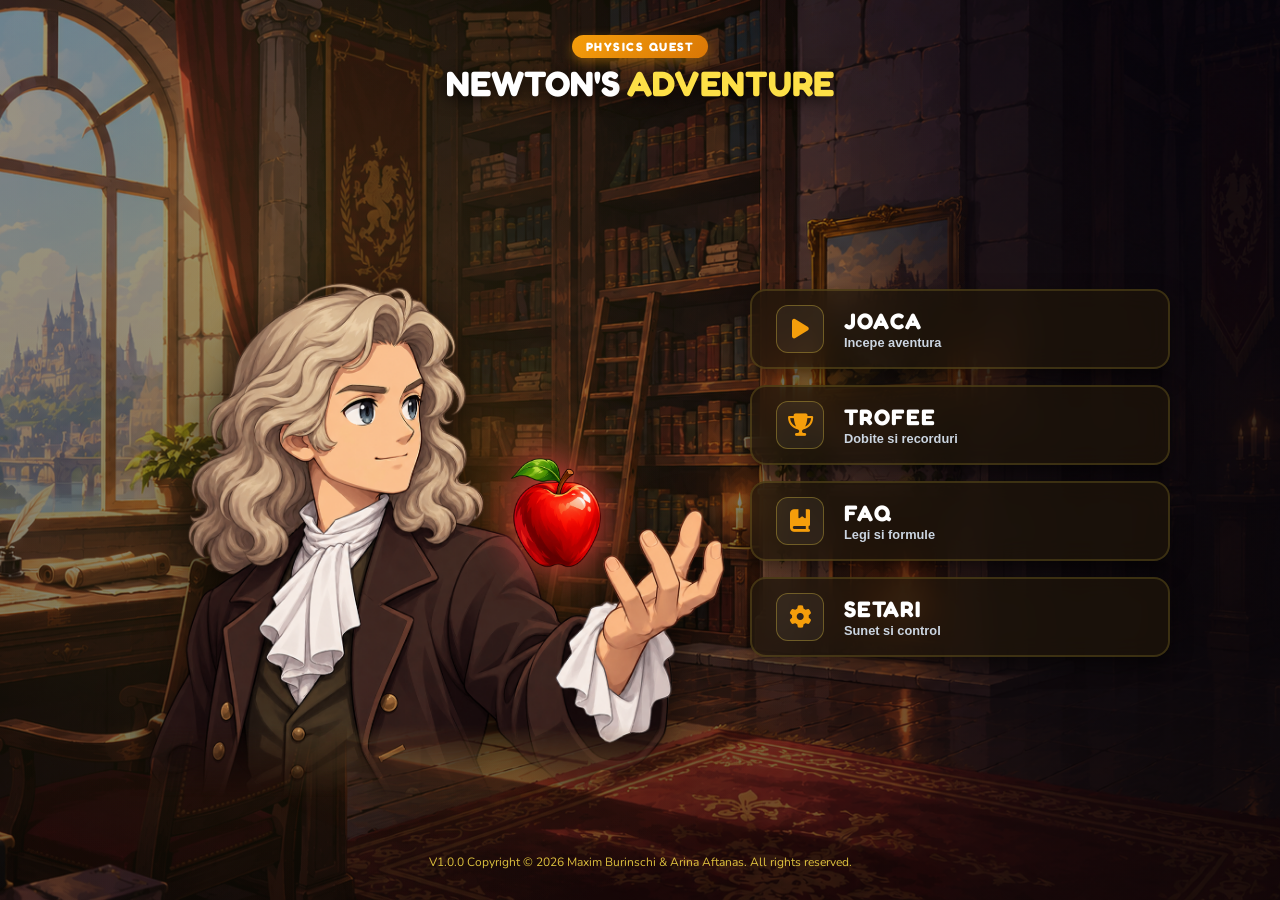
<file: index.html>
<html lang="ro">
  <head>
    <meta charset="UTF-8" />
    <meta name="viewport" content="width=device-width, initial-scale=1.0" />
    <title>Newton's Adventure</title>
    <link rel="stylesheet" href="style.css" />
    <link rel="stylesheet" href="index.css" />
    <link rel="icon" type="image/png" href="Красное яблоко с золотым сиянием.png">
    <!-- Подключение иконкового шрифта (FontAwesome) -->
    <link
      rel="stylesheet"
      href="https://cdnjs.cloudflare.com/ajax/libs/font-awesome/6.4.0/css/all.min.css"
    />
    <link
      href="https://fonts.googleapis.com/css2?family=Fredoka:wght@400;600;700&family=Nunito:wght@700;800;900&display=swap"
      rel="stylesheet"
    />
    
  </head>
  <body class="castle-library-theme">
    <!-- Задний фон: солнечная библиотека замка -->
    <div class="library-bg">
      <div class="sunlight-rays"></div>
    </div>

    <!-- Контейнер левитирующих формул -->
    <div class="floating-formulas" id="formulasContainer"></div>

    <!-- Главный контейнер меню -->
    <main class="main-screen">
      <!-- ВЫВЕСКА (НАЗВАНИЕ ИГРЫ) -->
      <header class="game-logo-container float-banner">
        <div class="logo-badge">PHYSICS QUEST</div>
        <h1 class="game-title">
          <span class="word-newton">NEWTON'S</span>
          <span class="word-adventure">ADVENTURE</span>
        </h1>
        <div class="logo-glow"></div>
      </header>

      <div class="content-wrapper">
        <!-- ЛЕВАЯ ЧАСТЬ: Новый Исаак Ньютон и Левитирующее Яблоко в руке -->
        <!-- ЛЕВАЯ ЧАСТЬ: Новый Исаак Ньютон и Левитирующее Яблоко в руке -->
        <section class="left-hero">
          <div class="newton-stage">
            <!-- Аура / Свет вокруг персонажа -->
            <div class="hero-glow"></div>

            <!-- Левитирующее яблоко над протянутой рукой -->
            <div class="floating-apple-container">
              <div class="apple-energy-ring"></div>
              <div class="levitating-apple-img">
                <img
                  src="Глянцевое красное яблоко с листом.png"
                  alt="Яблоко"
                  class="apple-portrait"
                />
              </div>
              <div class="apple-sparkles">
                <span></span><span></span><span></span>
              </div>
            </div>

            <!-- Новый детализированный персонаж (Исаак Ньютон) -->
            <div class="newton-character-hd">
              <img
                src="Аниме-портрет учёного с протянутой рукой.png"
                alt="Исаак Ньютон"
                class="newton-portrait"
              />
            </div>
          </div>
        </section>

        <!-- ПРАВАЯ ЧАСТЬ: Игровое Меню -->
        <section class="right-menu">
          <nav class="menu-navigation">
            <!-- Кнопка Играть -->
            <button
              class="menu-btn btn-play"
              id="btnPlay"
              onclick="navigateTo('levels.html')"
            >
              <div class="btn-icon"><i class="fa-solid fa-play"></i></div>
              <div class="btn-text">
                <span class="title">JOACA</span>
                <span class="subtitle">Incepe aventura</span>
              </div>
              <div class="btn-glow"></div>
            </button>

            <!-- Кнопка Трофеи -->
            <button
              class="menu-btn btn-trophies"
              id="btnTrophies"
              onclick="navigateTo('trophies.html')"
            >
              <div class="btn-icon"><i class="fa-solid fa-trophy"></i></div>
              <div class="btn-text">
                <span class="title">TROFEE</span>
                <span class="subtitle">Dobite si recorduri</span>
              </div>
              <div class="btn-glow"></div>
            </button>

            <!-- Кнопка Физический Справочник -->
            <button
              class="menu-btn btn-encyclopedia"
              id="btnEncyclopedia"
              onclick="navigateTo('wiki.html')"
            >
              <div class="btn-icon">
                <i class="fa-solid fa-book-bookmark"></i>
              </div>
              <div class="btn-text">
                <span class="title">FAQ</span>
                <span class="subtitle">Legi si formule</span>
              </div>
              <div class="btn-glow"></div>
            </button>

            <!-- Кнопка Настройки -->
            <button
              class="menu-btn btn-settings"
              id="btnSettings"
              onclick="navigateTo('settings.html')"
            >
              <div class="btn-icon"><i class="fa-solid fa-gear"></i></div>
              <div class="btn-text">
                <span class="title">SETARI</span>
                <span class="subtitle">Sunet si control</span>
              </div>
              <div class="btn-glow"></div>
            </button>
          </nav>
        </section>
      </div>

      <!-- Затемнение нижней зоны для контраста футера и персонажа -->
      <div class="bottom-vignette"></div>

      <!-- Футер / Версия -->
      <footer class="game-footer">
        <span>V1.0.0 Copyright © 2026 Maxim Burinschi & Arina Aftanas. All rights reserved.</span>
      </footer>
    </main>

    <script src="main.js"></script>
  </body>
</html>
</file>
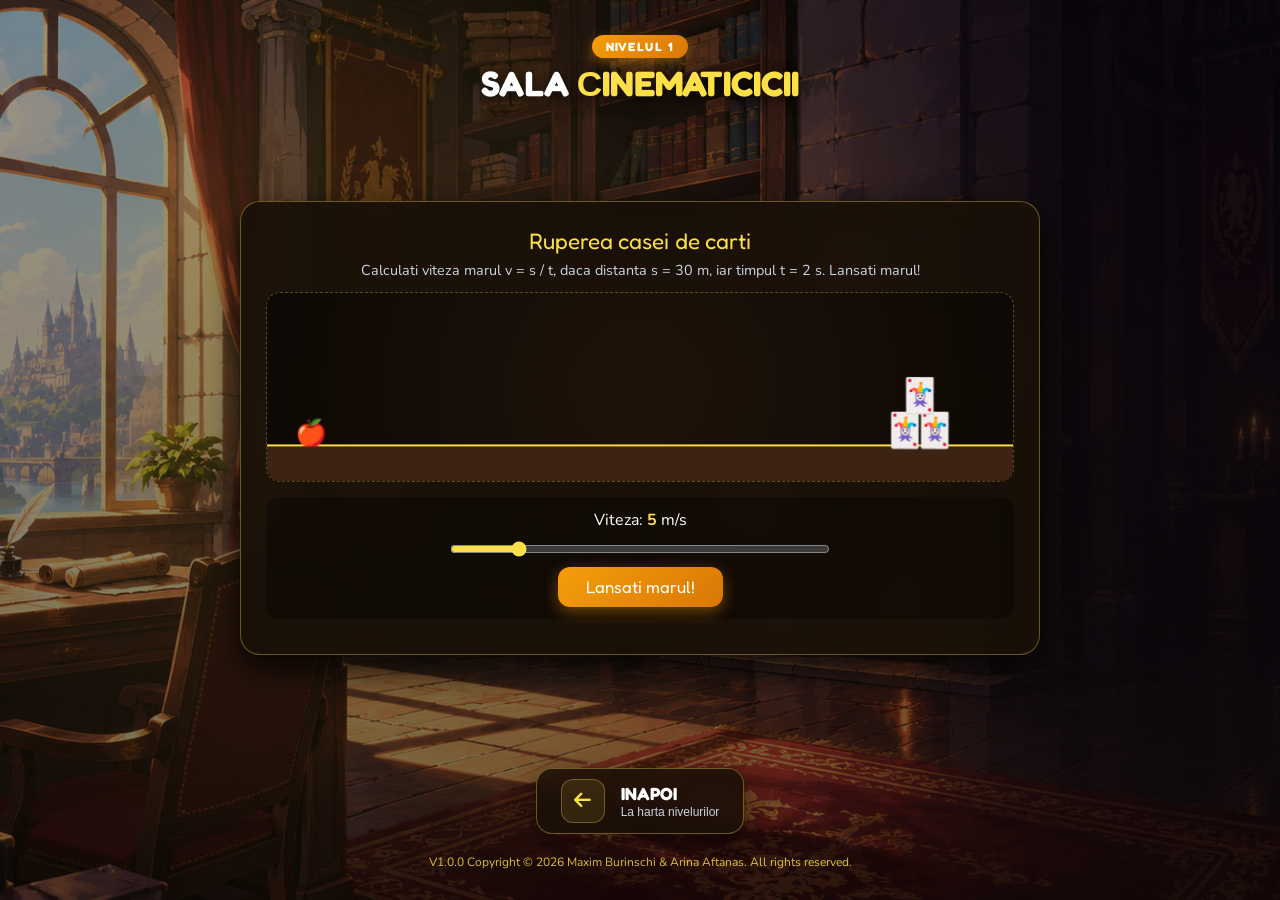
<file: level.html>
<!DOCTYPE html>
<html lang="ro">
<head>
  <meta charset="UTF-8">
  <meta name="viewport" content="width=device-width, initial-scale=1.0">
  <title>Newton's Adventure - Testare</title>
  <link rel="stylesheet" href="style.css">
  <link rel="stylesheet" href="https://cdnjs.cloudflare.com/ajax/libs/font-awesome/6.4.0/css/all.min.css">
  <link href="https://fonts.googleapis.com/css2?family=Fredoka:wght@400;600;700&family=Nunito:wght@700;800;900&display=swap" rel="stylesheet">
  <link rel="icon" type="image/png" href="Красное яблоко с золотым сиянием.png">
  <style>
    .game-arena {
      width: 100%;
      max-width: 800px;
      background: rgba(25, 16, 8, 0.94);
      border: 1px solid rgba(253, 224, 71, 0.35);
      border-radius: 20px;
      padding: 25px;
      margin: auto 0;
      z-index: 5;
      box-shadow: 0 15px 35px rgba(0, 0, 0, 0.85);
      backdrop-filter: blur(12px);
      text-align: center;
      position: relative;
    }
    .task-title {
      font-family: "Fredoka", sans-serif;
      font-size: 1.4rem;
      color: #fde047;
      margin-bottom: 6px;
    }
    .task-desc {
      font-size: 0.9rem;
      color: #cbd5e1;
      margin-bottom: 12px;
      line-height: 1.4;
    }
    .game-notification {
      position: absolute;
      top: 15px; left: 50%;
      transform: translateX(-50%) translateY(-20px);
      background: rgba(15, 23, 42, 0.95);
      border: 2px solid #22c55e;
      color: #22c55e;
      padding: 10px 24px;
      border-radius: 12px;
      font-family: "Fredoka", sans-serif;
      font-size: 1.1rem;
      box-shadow: 0 10px 25px rgba(0,0,0,0.5);
      opacity: 0; pointer-events: none;
      transition: all 0.3s ease; z-index: 20;
    }
    .game-notification.show { opacity: 1; transform: translateX(-50%) translateY(0); }
    .game-notification.error { border-color: #ef4444; color: #ef4444; }
    .canvas-container {
      width: 100%; height: 190px;
      background: radial-gradient(circle at center, #1e130a 0%, #0d0804 100%);
      border: 1px dashed rgba(253, 224, 71, 0.3);
      border-radius: 14px; margin-bottom: 15px; position: relative; overflow: hidden;
    }
    canvas { width: 100%; height: 100%; display: block; }
    .controls-panel {
      background: rgba(0, 0, 0, 0.3);
      border-radius: 12px; padding: 12px; margin-bottom: 10px;
      display: flex; flex-direction: column; align-items: center; gap: 10px;
    }
    .slider-info { font-size: 1rem; color: #fff; }
    .game-slider { width: 80%; max-width: 380px; accent-color: #fde047; cursor: pointer; }
    .action-btn {
      background: linear-gradient(135deg, #f59e0b, #d97706);
      color: #fff; border: none; padding: 10px 28px;
      font-family: "Fredoka", sans-serif; font-size: 1.05rem;
      border-radius: 12px; cursor: pointer; box-shadow: 0 5px 15px rgba(245, 158, 11, 0.4);
      transition: all 0.2s ease;
    }
    .action-btn:hover { transform: scale(1.05); background: linear-gradient(135deg, #fbbf24, #d97706); }
    .options-grid { display: grid; grid-template-columns: repeat(2, 1fr); gap: 10px; margin-top: 10px; }
    .opt-btn {
      background: rgba(253, 224, 71, 0.1); border: 1px solid rgba(253, 224, 71, 0.3);
      color: #fff; padding: 12px; border-radius: 12px; font-family: "Fredoka", sans-serif;
      font-size: 0.95rem; cursor: pointer; transition: all 0.2s;
    }
    .opt-btn:hover { background: rgba(253, 224, 71, 0.25); border-color: #fde047; transform: translateY(-2px); }
  </style>
</head>
<body class="castle-library-theme">

  <div class="library-bg"><div class="sunlight-rays"></div></div>
  <div class="floating-formulas" id="formulasContainer"></div>

  <main class="main-screen">
    <header class="game-logo-container">
      <div class="logo-badge" id="levelBadge">Nivelul 1</div>
      <h1 class="game-title">
        <span class="word-newton" id="levelMainName">SALA</span>
        <span class="word-adventure" id="levelSubName">KINEMATICICII</span>
      </h1>
    </header>

    <div class="game-arena" id="gameArena">
      <div id="gameNotification" class="game-notification">Cu succes!</div>
    </div>

    <div class="wiki-back-container">
      <button class="menu-btn btn-back" onclick="navigateTo('levels.html')">
        <div class="btn-icon"><i class="fa-solid fa-arrow-left"></i></div>
        <div class="btn-text">
          <span class="title">INAPOI</span>
          <span class="subtitle">La harta nivelurilor</span>
        </div>
      </button>
    </div>

    <footer class="game-footer">
     V1.0.0 Copyright © 2026 Maxim Burinschi & Arina Aftanas. All rights reserved.
    </footer>
  </main>

  <script src="main.js"></script>
  <script>
    const urlParams = new URLSearchParams(window.location.search);
    const currentLevel = parseInt(urlParams.get('num') || '1', 10);
    let animId = null;

    document.addEventListener("DOMContentLoaded", () => {
      loadLevelContent(currentLevel);
    });

    function showNotification(text, isError = false) {
      const notif = document.getElementById('gameNotification');
      if (!notif) return;
      notif.textContent = text;
      notif.className = `game-notification show ${isError ? 'error' : ''}`;
      setTimeout(() => { notif.className = 'game-notification'; }, 1800);
    }

    function loadLevelContent(lvl) {
      const arena = document.getElementById('gameArena');
      const badge = document.getElementById('levelBadge');
      const mainName = document.getElementById('levelMainName');
      const subName = document.getElementById('levelSubName');

      badge.textContent = `Nivelul ${lvl}`;

      if (lvl === 1) {
        mainName.textContent = "SALA"; subName.textContent = "СINEMATICICII";
        arena.innerHTML = `
          <div id="gameNotification" class="game-notification">Cu succes!</div>
          <div class="task-title">Ruperea casei de carti</div>
          <div class="task-desc">Calculati viteza marul v = s / t, daca distanta s = 30 m, iar timpul t = 2 s. Lansati marul!</div>
          <div class="canvas-container"><canvas id="simCanvas" width="750" height="190"></canvas></div>
          <div class="controls-panel">
            <div class="slider-info">Viteza: <span id="vVal" style="color: #fde047; font-weight: bold;">5</span> m/s</div>
            <input type="range" min="1" max="25" value="5" class="game-slider" id="vSlider" oninput="document.getElementById('vVal').textContent = this.value">
            <button class="action-btn" id="launchBtn" onclick="runLevel1Sim()">Lansati marul!</button>
          </div>
        `;
        initLevel1Canvas();
      } 
      else if (lvl === 2) {
        mainName.textContent = "TURNUL"; subName.textContent = "DINAMICII";
        arena.innerHTML = `
          <div id="gameNotification" class="game-notification">Cu succes!</div>
          <div class="task-title">Deplasare cu catapulta</div>
          <div class="task-desc">Calculati forța F = m * a, daca masa m = 2 kg, iar accelerația a = 10 m/s². Configurați catapulta!</div>
          <div class="canvas-container"><canvas id="simCanvas" width="750" height="190"></canvas></div>
          <div class="controls-panel">
            <div class="slider-info">Puterea (F): <span id="fVal" style="color: #fde047; font-weight: bold;">5</span> N</div>
            <input type="range" min="2" max="35" value="5" class="game-slider" id="fSlider" oninput="document.getElementById('fVal').textContent = this.value">
            <button class="action-btn" id="launchBtn" onclick="runLevel2Sim()">Apasa pe tragaci!</button>
          </div>
        `;
        initLevel2Canvas();
      }
      else if (lvl === 3) {
        mainName.textContent = "BIBLIOTECA"; subName.textContent = "GRAVITAȚIEI";
        arena.innerHTML = `
          <div id="gameNotification" class="game-notification">Succes!</div>
          <div class="task-title">Orbită stabilă</div>
          <div class="task-desc">Calculați raza după formula r = v² / g, unde v = 12 m/s, iar g = 2.4 m/s². Setați raza!</div>
          <div class="canvas-container"><canvas id="simCanvas" width="750" height="190"></canvas></div>
          <div class="controls-panel">
            <div class="slider-info">Raza (r): <span id="rVal" style="color: #fde047; font-weight: bold;">20</span></div>
            <input type="range" min="10" max="100" value="20" class="game-slider" id="rSlider" oninput="document.getElementById('rVal').textContent = this.value">
            <button class="action-btn" id="launchBtn" onclick="runLevel3Sim()">Lansează pe orbită!</button>
          </div>
        `;
        initLevel3Canvas();
      }
      else if (lvl === 4) {
        mainName.textContent = "PODUL"; subName.textContent = "ENERGIEI";
        arena.innerHTML = `
          <div id="gameNotification" class="game-notification">Succes!</div>
          <div class="task-title">Impactul pendulului greu</div>
          <div class="task-desc">Calculați energia după formula E = (m · v²) / 2, unde m = 2 kg, v = √45 m/s. Reglați pendulul!</div>
          <div class="canvas-container"><canvas id="simCanvas" width="750" height="190"></canvas></div>
          <div class="controls-panel">
            <div class="slider-info">Energia: <span id="eVal" style="color: #fde047; font-weight: bold;">15</span> J</div>
            <input type="range" min="5" max="80" value="15" step="5" class="game-slider" id="eSlider" oninput="document.getElementById('eVal').textContent = this.value">
            <button class="action-btn" id="launchBtn" onclick="runLevel4Sim()">Eliberați pendulul!</button>
          </div>
        `;
        initLevel4Canvas();
      }
      else if (lvl === 5) {
        mainName.textContent = "EXAMENUL"; subName.textContent = "FINAL";
        loadQuizQuestion(1);
      }
    }

    // --- Логика уровня 1 ---
    let sub1State = { appleX: 40, appleY: 140, appleAngle: 0, cardsDestroyed: false, cardParts: [] };
    
    function initLevel1Canvas() {
      const canvas = document.getElementById('simCanvas');
      if (!canvas) return;
      const ctx = canvas.getContext('2d');
      if (animId) cancelAnimationFrame(animId);
      sub1State = { appleX: 40, appleY: 140, appleAngle: 0, cardsDestroyed: false, cardParts: [] };
      ctx.clearRect(0, 0, canvas.width, canvas.height);
      ctx.fillStyle = "#3d2314"; ctx.fillRect(0, 155, canvas.width, 35);
      ctx.fillStyle = "#fde047"; ctx.fillRect(0, 153, canvas.width, 2);
      
      ctx.save();
      ctx.translate(sub1State.appleX, sub1State.appleY);
      ctx.font = "26px serif"; 
      ctx.fillText("🍎", -12, 10);
      ctx.restore();

      ctx.font = "34px serif";
      ctx.fillText("🃏", 620, 150); ctx.fillText("🃏", 650, 150); ctx.fillText("🃏", 635, 115);
    }

    function runLevel1Sim() {
      const userSpeed = parseInt(document.getElementById('vSlider').value, 10);
      const targetSpeed = 15;
      const btn = document.getElementById('launchBtn');
      btn.disabled = true;
      const canvas = document.getElementById('simCanvas');
      const ctx = canvas.getContext('2d');
      let speedPx = userSpeed * 0.9;

      function animate() {
        ctx.clearRect(0, 0, canvas.width, canvas.height);
        ctx.fillStyle = "#3d2314"; ctx.fillRect(0, 155, canvas.width, 35);
        ctx.fillStyle = "#fde047"; ctx.fillRect(0, 153, canvas.width, 2);

        if (sub1State.appleX < 615) {
          sub1State.appleX += speedPx;
          sub1State.appleAngle += speedPx * 0.08; // Вращение яблока при качении
        } else if (!sub1State.cardsDestroyed) {
          if (userSpeed === targetSpeed) {
            sub1State.cardsDestroyed = true;
            sub1State.cardParts = [
              { x: 620, y: 140, vx: 4, vy: -6, rot: 0 },
              { x: 650, y: 140, vx: 7, vy: -4, rot: 0 },
              { x: 635, y: 110, vx: 5, vy: -7, rot: 0 }
            ];
          } else { 
            speedPx = 0; 
          }
        }

        if (!sub1State.cardsDestroyed) {
          ctx.font = "34px serif";
          ctx.fillText("🃏", 620, 150); ctx.fillText("🃏", 650, 150); ctx.fillText("🃏", 635, 115);
        } else {
          sub1State.cardParts.forEach(p => {
            ctx.save(); ctx.translate(p.x, p.y); ctx.rotate(p.rot);
            ctx.font = "22px serif"; ctx.fillText("🃏", 0, 0); ctx.restore();
            p.x += p.vx; p.y += p.vy; p.rot += 0.15;
          });
        }

        // Отрисовка катящегося яблока с вращением
        ctx.save();
        ctx.translate(sub1State.appleX, sub1State.appleY);
        ctx.rotate(sub1State.appleAngle);
        ctx.font = "26px serif"; 
        ctx.fillText("🍎", -12, 10);
        ctx.restore();

        if (sub1State.appleX < 615 || (sub1State.cardsDestroyed && sub1State.cardParts[0].y < 200)) {
          animId = requestAnimationFrame(animate);
        } else {
          if (userSpeed === targetSpeed) {
            showNotification("Cu succes!"); 
            setTimeout(() => completeLevel(1), 1000);
          } else {
            showNotification("Viteză incorectă!", true); 
            btn.disabled = false; 
            initLevel1Canvas();
          }
        }
      }
      animate();
    }

    // --- Логика уровня 2 ---
    let sub2X = 50, sub2AnimRunning = false;
    function initLevel2Canvas() {
      const canvas = document.getElementById('simCanvas');
      if (!canvas) return;
      const ctx = canvas.getContext('2d');
      if (animId) cancelAnimationFrame(animId);
      sub2X = 50; sub2AnimRunning = false;
      ctx.clearRect(0, 0, canvas.width, canvas.height);
      ctx.fillStyle = "#3d2314"; ctx.fillRect(0, 155, canvas.width, 35);
      ctx.fillStyle = "#fde047"; ctx.fillRect(0, 153, canvas.width, 2);
      ctx.font = "34px serif"; ctx.fillText("🏹", sub2X, 145); ctx.fillText("🎯", 630, 145);
    }
    function runLevel2Sim() {
      const val = parseInt(document.getElementById('fSlider').value, 10);
      const targetVal = 20;
      const btn = document.getElementById('launchBtn');
      if (sub2AnimRunning) return;
      btn.disabled = true; sub2AnimRunning = true;
      const canvas = document.getElementById('simCanvas');
      const ctx = canvas.getContext('2d');
      sub2X = 50;
      let step = (val === targetVal) ? 12 : (val > targetVal ? 18 : 6);
      let targetX = (val === targetVal) ? 630 : (val > targetVal ? 720 : 250);

      function animate() {
        ctx.clearRect(0, 0, canvas.width, canvas.height);
        ctx.fillStyle = "#3d2314"; ctx.fillRect(0, 155, canvas.width, 35);
        ctx.fillStyle = "#fde047"; ctx.fillRect(0, 153, canvas.width, 2);
        if (sub2X < targetX) sub2X += step;
        ctx.font = "34px serif"; ctx.fillText("🏹", 50, 145); ctx.fillText("🎯", 630, 145);
        if (sub2X > 50 && sub2X < 650) ctx.fillText("➳", sub2X, 140);
        if (sub2X < targetX) {
          animId = requestAnimationFrame(animate);
        } else {
          if (val === targetVal) {
            showNotification("Lovit!"); setTimeout(() => completeLevel(2), 1000);
          } else {
            showNotification(val > targetVal ? "Prea departe!" : "Prea aproape!", true);
            btn.disabled = false; sub2AnimRunning = false; initLevel2Canvas();
          }
        }
      }
      animate();
    }

    // --- Логика уровня 3 (плавная орбита, падение на Землю или улет в космос) ---
    let sub3Angle = 0, sub3AnimRunning = false;
    let sub3AstX = 0, sub3AstY = 0, sub3CurrentRadius = 20, sub3Status = 'orbit';

    function initLevel3Canvas() {
      const canvas = document.getElementById('simCanvas');
      if (!canvas) return;
      const ctx = canvas.getContext('2d');
      if (animId) cancelAnimationFrame(animId);
      sub3AnimRunning = false;
      sub3Angle = 0;
      sub3Status = 'orbit';
      sub3CurrentRadius = parseInt(document.getElementById('rSlider').value, 10);
      
      ctx.clearRect(0, 0, canvas.width, canvas.height);
      
      // Рисуем планету Земля по центру
      ctx.font = "46px serif"; 
      ctx.fillText("🌍", 352, 110);
      
      // Начальное положение астероида
      let astX = 375 + Math.cos(sub3Angle) * sub3CurrentRadius * 1.2;
      let astY = 95 + Math.sin(sub3Angle) * sub3CurrentRadius * 0.8;
      ctx.font = "24px serif"; 
      ctx.fillText("⚫", astX, astY);
    }

    function runLevel3Sim() {
      const val = parseInt(document.getElementById('rSlider').value, 10);
      const targetVal = 60;
      const btn = document.getElementById('launchBtn');
      if (sub3AnimRunning) return;
      btn.disabled = true; 
      sub3AnimRunning = true;
      const canvas = document.getElementById('simCanvas');
      const ctx = canvas.getContext('2d');
      sub3Angle = 0;
      sub3CurrentRadius = val;
      let animStep = 0;

      function animate() {
        ctx.clearRect(0, 0, canvas.width, canvas.height);
        
        // Рисуем Землю
        ctx.font = "46px serif"; 
        ctx.fillText("🌍", 352, 110);

        if (val === targetVal) {
          // Идеальная стабильная орбита
          let astX = 375 + Math.cos(sub3Angle) * val * 1.2;
          let astY = 95 + Math.sin(sub3Angle) * val * 0.8;
          ctx.font = "24px serif"; 
          ctx.fillText("⚫", astX, astY);
          sub3Angle += 0.04;
          animStep++;

          if (animStep > 120) { // Полный круг пройден успешно
            showNotification("Succes!"); 
            setTimeout(() => completeLevel(3), 1000);
            return;
          }
        } 
        else if (val < targetVal) {
          // Слишком маленький радиус — астероид по спирали падает НА ЗЕМЛЮ
          sub3CurrentRadius -= 0.3; // уменьшаем расстояние до планеты
          let astX = 375 + Math.cos(sub3Angle) * sub3CurrentRadius * 1.2;
          let astY = 95 + Math.sin(sub3Angle) * sub3CurrentRadius * 0.8;
          
          ctx.font = "24px serif"; 
          ctx.fillText("⚫", astX, astY);
          sub3Angle += 0.08;

          if (sub3CurrentRadius <= 5) {
            // Эффект столкновения / взрыва при падении
            ctx.font = "32px serif";
            ctx.fillText("💥", 365, 100);
            showNotification("Prea aproape! A căzut pe Pământ.", true);
            setTimeout(() => {
              btn.disabled = false; 
              sub3AnimRunning = false; 
              initLevel3Canvas();
            }, 1200);
            return;
          }
        } 
        else {
          // Слишком большой радиус — астероид улетает в КОСМОС
          sub3CurrentRadius += 0.8; // увеличиваем радиус
          let astX = 375 + Math.cos(sub3Angle) * sub3CurrentRadius * 1.2;
          let astY = 95 + Math.sin(sub3Angle) * sub3CurrentRadius * 0.8;
          
          ctx.font = "24px serif"; 
          ctx.fillText("⚫", astX, astY);
          sub3Angle += 0.05;

          if (astX < -50 || astX > canvas.width + 50 || astY < -50 || astY > canvas.height + 50) {
            showNotification("Prea departe! A zburat în cosmos.", true);
            setTimeout(() => {
              btn.disabled = false; 
              sub3AnimRunning = false; 
              initLevel3Canvas();
            }, 1200);
            return;
          }
        }

        animId = requestAnimationFrame(animate);
      }
      animate();
    }

    // --- Логика уровня 4 (разрушение преграды при любой достаточной энергии) ---
    let sub4AngleAnim = 0, sub4AnimRunning = false;
    const pivotX = 375;
    const pivotY = 10;
    const ropeLength = 100;
    const bobRadius = 16;
    let sub4BarrierDestroyed = false;
    let sub4BarrierPieces = [];

    function initLevel4Canvas() {
      const canvas = document.getElementById('simCanvas');
      if (!canvas) return;
      const ctx = canvas.getContext('2d');
      if (animId) cancelAnimationFrame(animId);
      sub4AnimRunning = false;
      sub4BarrierDestroyed = false;
      sub4BarrierPieces = [];
      ctx.clearRect(0, 0, canvas.width, canvas.height);
      
      // Нить и груз в покое
      ctx.strokeStyle = "#fde047"; ctx.lineWidth = 2;
      ctx.beginPath(); ctx.moveTo(pivotX, pivotY); ctx.lineTo(pivotX, pivotY + ropeLength); ctx.stroke();
      
      ctx.fillStyle = "#475569"; ctx.beginPath();
      ctx.arc(pivotX, pivotY + ropeLength, bobRadius, 0, Math.PI * 2);
      ctx.fill(); ctx.lineWidth = 2; ctx.strokeStyle = "#94a3b8"; ctx.stroke();

      // Преграда (заслонка)
      ctx.fillStyle = "#d97706";
      ctx.fillRect(440, 70, 14, 85);
      ctx.fillStyle = "#fde047";
      ctx.fillRect(443, 75, 8, 75);
    }

    function runLevel4Sim() {
      const val = parseInt(document.getElementById('eSlider').value, 10);
      const targetVal = 45;
      const btn = document.getElementById('launchBtn');
      if (sub4AnimRunning) return;
      btn.disabled = true; sub4AnimRunning = true;
      const canvas = document.getElementById('simCanvas');
      const ctx = canvas.getContext('2d');
      sub4AngleAnim = 0;
      sub4BarrierDestroyed = false;
      sub4BarrierPieces = [];

      const maxAngle = (val / 80) * 1.2; 

      function animate() {
        ctx.clearRect(0, 0, canvas.width, canvas.height);
        
        let currentAngle = maxAngle * Math.sin(sub4AngleAnim);
        let weightX = pivotX + ropeLength * Math.sin(currentAngle);
        let weightY = pivotY + ropeLength * Math.cos(currentAngle);

        // Столкновение с заслонкой в точке X ~ 425
        if (weightX >= 425 && !sub4BarrierDestroyed) {
          if (val >= targetVal) {
            // Разрушение заслонки происходит и при 45 Дж, и если энергии больше!
            sub4BarrierDestroyed = true;
            let speedMultiplier = val > targetVal ? 1.5 : 1; // Если больше — осколки разлетаются быстрее
            sub4BarrierPieces = [
              { x: 440, y: 80, vx: 5 * speedMultiplier, vy: -6, rot: 0 },
              { x: 440, y: 110, vx: 8 * speedMultiplier, vy: -3, rot: 0 },
              { x: 440, y: 140, vx: 4 * speedMultiplier, vy: -7, rot: 0 }
            ];
          } else {
            // Мало энергии — маятник отскакивает назад
            sub4AngleAnim = Math.PI - sub4AngleAnim; 
          }
        }

        // Отрисовка преграды или осколков
        if (!sub4BarrierDestroyed) {
          ctx.fillStyle = "#d97706";
          ctx.fillRect(440, 70, 14, 85);
          ctx.fillStyle = "#fde047";
          ctx.fillRect(443, 75, 8, 75);
        } else {
          sub4BarrierPieces.forEach(p => {
            ctx.save(); ctx.translate(p.x, p.y); ctx.rotate(p.rot);
            ctx.fillStyle = "#d97706"; ctx.fillRect(-4, -15, 8, 30);
            ctx.restore();
            p.x += p.vx; p.y += p.vy; p.rot += 0.12;
          });
        }

        // Отрисовка нити и маятника
        ctx.strokeStyle = "#fde047"; ctx.lineWidth = 2;
        ctx.beginPath(); ctx.moveTo(pivotX, pivotY); ctx.lineTo(weightX, weightY); ctx.stroke();

        ctx.fillStyle = "#475569"; ctx.beginPath();
        ctx.arc(weightX, weightY, bobRadius, 0, Math.PI * 2);
        ctx.fill(); ctx.lineWidth = 2; ctx.strokeStyle = "#94a3b8"; ctx.stroke();
        
        sub4AngleAnim += 0.06;
        
        if (sub4AngleAnim < Math.PI * 3.5) {
          animId = requestAnimationFrame(animate);
        } else {
          if (val === targetVal) {
            showNotification("Succes!"); 
            setTimeout(() => completeLevel(4), 1000);
          } else if (val < targetVal) {
            showNotification("Energie insuficientă!", true); // Недостаточно энергии
            btn.disabled = false; sub4AnimRunning = false; initLevel4Canvas();
          } else {
            showNotification("Energie prea mare!", true); // Слишком много энергии
            btn.disabled = false; sub4AnimRunning = false; initLevel4Canvas();
          }
        }
      }
      animate();
    }

    // Завершение обычных уровней (1-4)
    function completeLevel(lvlNum) {
      let maxUnlocked = parseInt(localStorage.getItem('maxUnlockedLevel') || '1', 10);
      if (lvlNum >= maxUnlocked) {
        localStorage.setItem('maxUnlockedLevel', lvlNum + 1);
      }

      // Проверяем: если пройдены все 4 уровня, выдаем 1-е достижение
      if (lvlNum === 4) {
        let achievements = JSON.parse(localStorage.getItem('unlockedAchievements') || '[]');
        if (!achievements.includes('chapter_1')) {
          achievements.push('chapter_1');
          localStorage.setItem('unlockedAchievements', JSON.stringify(achievements));
        }
      }

      navigateTo('levels.html');
    }

    // --- Уровень 5: Итоговый тест из 5 вопросов ---
    function loadQuizQuestion(qIndex) {
      const arena = document.getElementById('gameArena');
      const questions = [
        {
          q: "1. Care este legea care afirmă că forța de opoziție este întotdeauna egală în modul și opusă în direcție acțiunii?",
          opts: ["Legea a III-a a lui Newton", "Legea conservării energiei", "Legea gravitației universale", "Legea a I-a a lui Newton"],
          correct: 0
        },
        {
          q: "2. În ce unități ale Sistemului Internațional (SI) se măsoară lucrul mecanic?",
          opts: ["Vati (W)", "Jouli (J)", "Newtoni (N)", "Pascali (Pa)"],
          correct: 1
        },
        {
          q: "3. Care este valoarea aproximativă a accelerației gravitaționale la suprafața Pământului?",
          opts: ["9.8 m/s²", "5.0 m/s²", "12.4 m/s²", "1.6 m/s²"],
          correct: 0
        },
        {
          q: "4. Cum se calculează energia cinetică a unui corp?",
          opts: ["E = m * c²", "E = m * v² / 2", "E = F * d", "E = m * g * h"],
          correct: 1
        },
        {
  q: "5. Ce ştiinţific a formulat cele trei legi ale mişcării şi legea gravitaţiei universale?",
  opts: ["Albert Einstein", "Isaac Newton", "Galileo Galilei", "Nikola Tesla"], // <-- здесь была пропущена запятая
  correct: 1
},
      ];

      if (qIndex > 5) {
        arena.innerHTML = `
          <div id="gameNotification" class="game-notification">Cu succes!</div>
          <div class="task-title" style="color: #22c55e;">Felicitari! Examenul a fost susținut cu succes!</div>
          <div class="task-desc">Ați răspuns la toate cele 5 întrebări și ați obținut al doilea realizare «Marele Fizician»!</div>
          <button class="action-btn" onclick="completeTest()" style="margin-top: 15px;">Revenire la hartă de niveluri</button>
        `;
        return;
      }

      let currentQ = questions[qIndex - 1];
      let html = `
        <div id="gameNotification" class="game-notification">Cu succes!</div>
        <div class="task-title">Examenul final (${qIndex}/5)</div>
        <div class="task-desc">${currentQ.q}</div>
        <div class="options-grid">
      `;

      currentQ.opts.forEach((opt, idx) => {
        let isCorrect = idx === currentQ.correct;
        html += `<button class="opt-btn" onclick="answerQuiz(${qIndex}, ${isCorrect})">${opt}</button>`;
      });

      html += `</div>`;
      arena.innerHTML = html;
    }

    function answerQuiz(qIndex, isCorrect) {
      if (isCorrect) {
        showNotification("Corect!");
        setTimeout(() => loadQuizQuestion(qIndex + 1), 900);
      } else {
        showNotification("Incorect, încercați din nou.", true);
      }
    }

    // Завершение теста (выдача 2-го достижения)
    function completeTest() {
      let achievements = JSON.parse(localStorage.getItem('unlockedAchievements') || '[]');
      if (!achievements.includes('chapter_2')) {
        achievements.push('chapter_2');
        localStorage.setItem('unlockedAchievements', JSON.stringify(achievements));
      }
      navigateTo('levels.html');
    }
  </script>
</body>
</html>
</file>
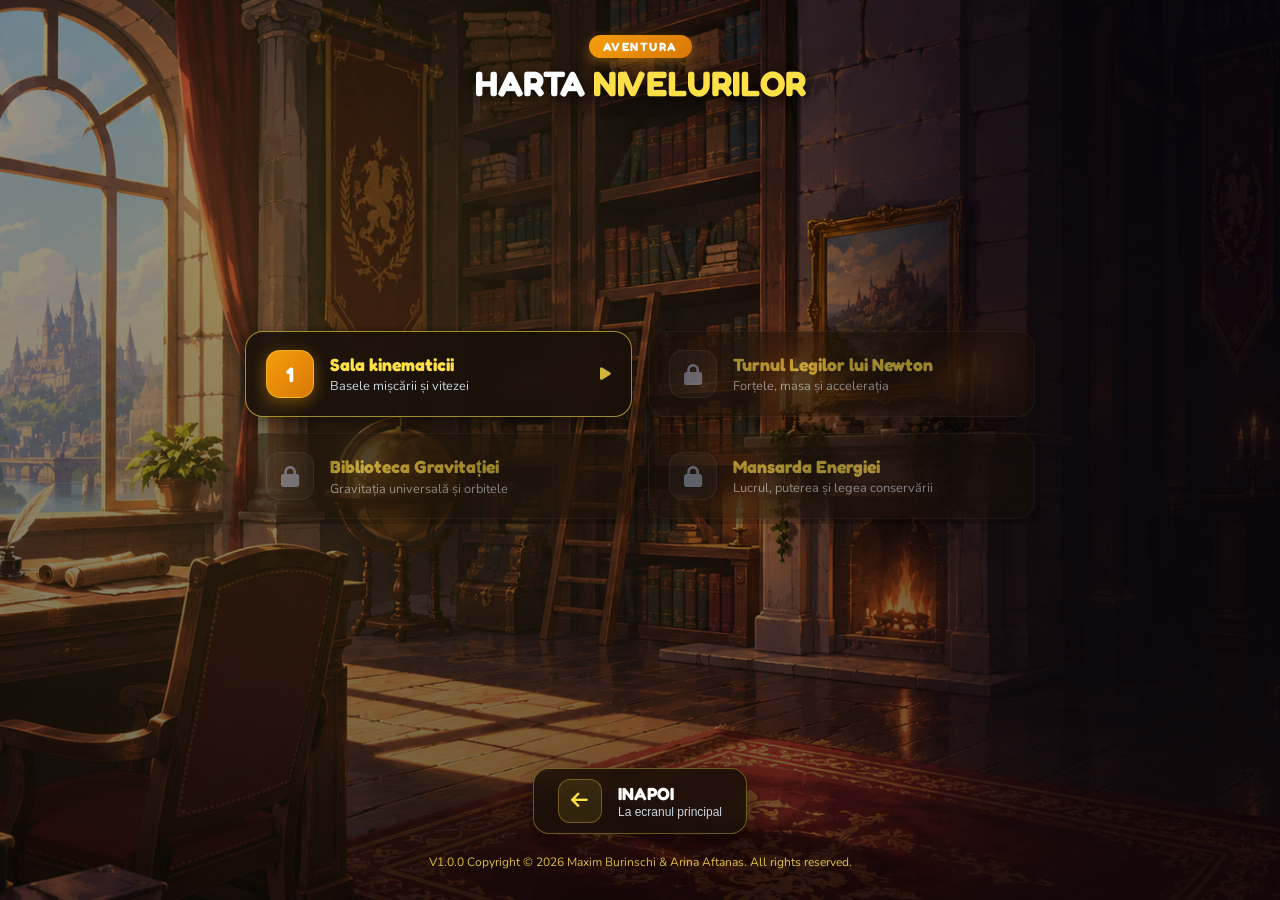
<file: levels.html>
<!DOCTYPE html>
<html lang="ro">
<head>
  <meta charset="UTF-8">
  <meta name="viewport" content="width=device-width, initial-scale=1.0">
  <title>Newton's Adventure - Harta nivelurilor</title>
  <link rel="stylesheet" href="style.css">
  <link rel="stylesheet" href="levels.css"> <!-- Убедитесь, что этот файл подключен -->
  <link rel="stylesheet" href="https://cdnjs.cloudflare.com/ajax/libs/font-awesome/6.4.0/css/all.min.css">
  <link href="https://fonts.googleapis.com/css2?family=Fredoka:wght@400;600;700&family=Nunito:wght@700;800;900&display=swap" rel="stylesheet">
  <link rel="icon" type="image/png" href="Красное яблоко с золотым сиянием.png">
</head>
<body class="castle-library-theme">

  <div class="library-bg">
    <div class="sunlight-rays"></div>
  </div>

  <div class="floating-formulas" id="formulasContainer"></div>

  <main class="main-screen">
    <header class="game-logo-container">
      <div class="logo-badge">AVENTURA</div>
      <h1 class="game-title">
        <span class="word-newton">HARTA</span>
        <span class="word-adventure">NIVELURILOR</span>
      </h1>
    </header>

    <!-- Обертка для корректной сетки -->
    <div class="levels-grid-container">
      <div class="levels-grid" id="levelsGridContainer">
        <!-- Уровень 1 -->
        <div class="level-card unlocked" id="lvl-1" onclick="startLevel(1)">
          <div class="level-number">1</div>
          <div class="level-info">
            <h3>Sala kinematicii</h3>
            <p>Basele mișcării și vitezei</p>
          </div>
          <div class="level-arrow"><i class="fa-solid fa-play"></i></div>
        </div>

        <!-- Уровень 2 -->
        <div class="level-card locked" id="lvl-2" onclick="startLevel(2)">
          <div class="level-number"><i class="fa-solid fa-lock"></i></div>
          <div class="level-info">
            <h3>Turnul Legilor lui Newton</h3>
            <p>Forțele, masa și accelerația</p>
          </div>
          <div class="level-arrow"><i class="fa-solid fa-play"></i></div>
        </div>

        <!-- Уровень 3 -->
        <div class="level-card locked" id="lvl-3" onclick="startLevel(3)">
          <div class="level-number"><i class="fa-solid fa-lock"></i></div>
          <div class="level-info">
            <h3>Biblioteca Gravitației</h3>
            <p>Gravitația universală și orbitele</p>
          </div>
          <div class="level-arrow"><i class="fa-solid fa-play"></i></div>
        </div>

        <!-- Уровень 4 -->
        <div class="level-card locked" id="lvl-4" onclick="startLevel(4)">
          <div class="level-number"><i class="fa-solid fa-lock"></i></div>
          <div class="level-info">
            <h3>Mansarda Energiei</h3>
            <p>Lucrul, puterea și legea conservării</p>
          </div>
          <div class="level-arrow"><i class="fa-solid fa-play"></i></div>
        </div>
      </div>
    </div>

    <div class="wiki-back-container">
      <button class="menu-btn btn-back" onclick="navigateTo('index.html')">
        <div class="btn-icon"><i class="fa-solid fa-arrow-left"></i></div>
        <div class="btn-text">
          <span class="title">INAPOI</span>
          <span class="subtitle">La ecranul principal</span>
        </div>
      </button>
    </div>

    <footer class="game-footer">
     V1.0.0 Copyright © 2026 Maxim Burinschi & Arina Aftanas. All rights reserved.
    </footer>
  </main>

  <script src="main.js"></script>
  <script>
    document.addEventListener("DOMContentLoaded", () => {
      const maxLevel = parseInt(localStorage.getItem('maxUnlockedLevel') || '1', 10);
      const grid = document.getElementById('levelsGridContainer');

      if (maxLevel >= 5 && !document.getElementById('lvl-5')) {
        const testCard = document.createElement('div');
        testCard.className = 'level-card unlocked';
        testCard.id = 'lvl-5';
        testCard.onclick = () => startLevel(5);
        testCard.innerHTML = `
          <div class="level-number" style="background: linear-gradient(135deg, #22c55e, #16a34a);"><i class="fa-solid fa-graduation-cap"></i></div>
          <div class="level-info">
            <h3>Examenul Final</h3>
            <p>Test din 5 întrebări despre fizică</p>
          </div>
          <div class="level-arrow"><i class="fa-solid fa-play"></i></div>
        `;
        grid.appendChild(testCard);
      }
    });
  </script>
</body>
</html>
</file>
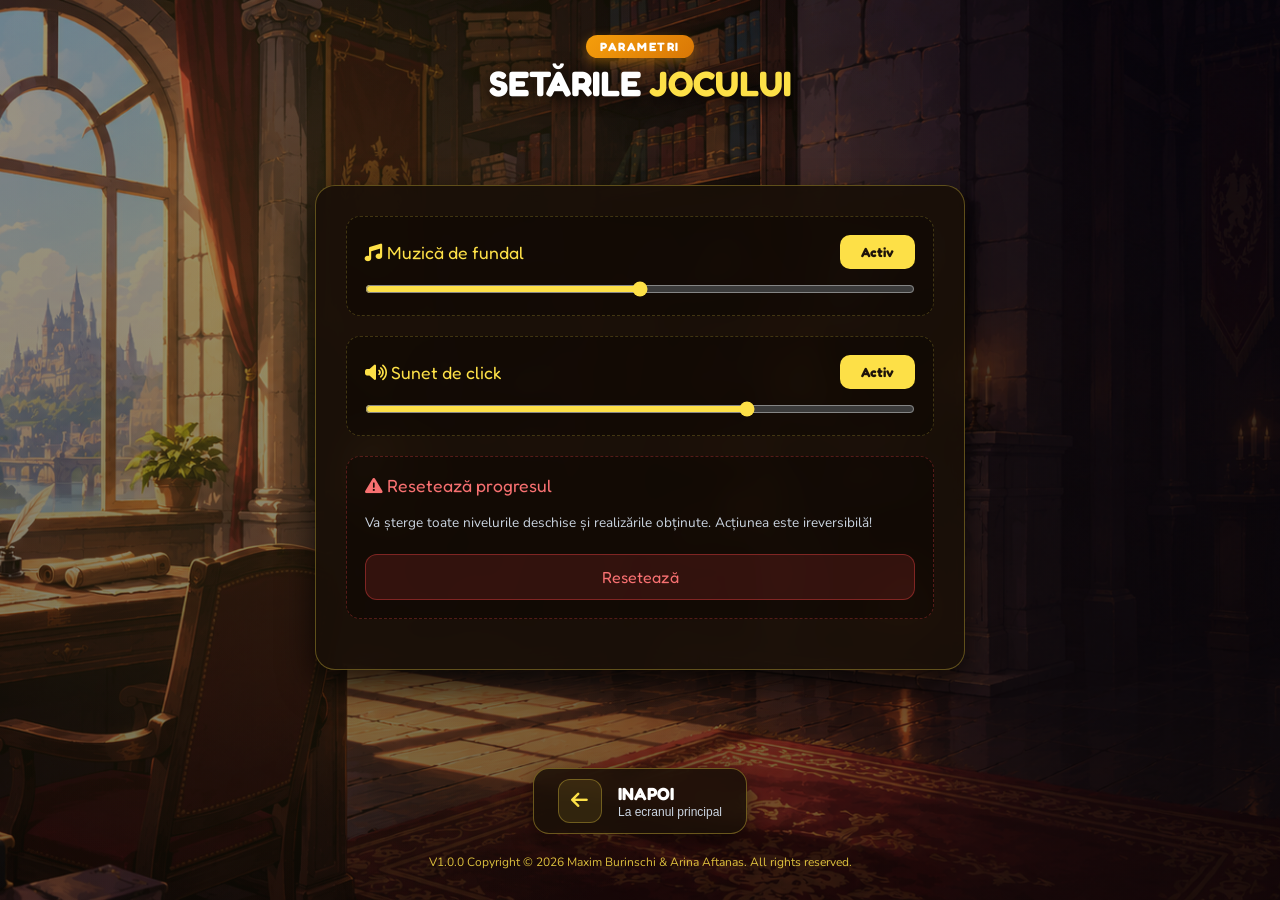
<file: settings.html>
<!DOCTYPE html>
<html lang="ro">
<head>
  <meta charset="UTF-8">
  <meta name="viewport" content="width=device-width, initial-scale=1.0">
  <title>Newton's Adventure - Setări</title>
  <link rel="stylesheet" href="style.css">
  <link rel="stylesheet" href="https://cdnjs.cloudflare.com/ajax/libs/font-awesome/6.4.0/css/all.min.css">
  <link href="https://fonts.googleapis.com/css2?family=Fredoka:wght@400;600;700&family=Nunito:wght@700;800;900&display=swap" rel="stylesheet">
  <link rel="icon" type="image/png" href="Красное яблоко с золотым сиянием.png">
  <style>
    .settings-container {
      width: 100%;
      max-width: 650px;
      background: rgba(25, 16, 8, 0.93);
      border: 1px solid rgba(253, 224, 71, 0.3);
      border-radius: 20px;
      padding: 30px;
      margin: auto 0;
      z-index: 5;
      box-shadow: 0 15px 35px rgba(0, 0, 0, 0.8);
      backdrop-filter: blur(12px);
      text-align: center;
    }
    .setting-group {
      background: rgba(0, 0, 0, 0.3);
      border: 1px dashed rgba(253, 224, 71, 0.2);
      border-radius: 14px;
      padding: 18px;
      margin-bottom: 20px;
      display: flex;
      flex-direction: column;
      gap: 12px;
    }
    .setting-row {
      display: flex;
      justify-content: space-between;
      align-items: center;
    }
    .setting-label {
      font-family: "Fredoka", sans-serif;
      font-size: 1.1rem;
      color: #fde047;
    }
    .toggle-btn {
      background: rgba(255, 255, 255, 0.1);
      border: 1px solid rgba(253, 224, 71, 0.4);
      color: #fff;
      padding: 8px 20px;
      border-radius: 10px;
      font-family: "Fredoka", sans-serif;
      cursor: pointer;
      transition: all 0.2s;
    }
    .toggle-btn.active {
      background: #fde047;
      color: #1e130a;
      font-weight: bold;
    }
    .range-slider {
      width: 100%;
      accent-color: #fde047;
      cursor: pointer;
    }
    .reset-btn {
      background: rgba(239, 68, 68, 0.15);
      border: 1px solid rgba(239, 68, 68, 0.4);
      color: #f87171;
      padding: 12px;
      border-radius: 12px;
      font-family: "Fredoka", sans-serif;
      font-size: 1rem;
      cursor: pointer;
      transition: all 0.2s;
      width: 100%;
    }
    .reset-btn:hover {
      background: rgba(239, 68, 68, 0.3);
      border-color: #ef4444;
      color: #fff;
      transform: translateY(-2px);
    }

    /* Кастомная модальная карточка вместо системного confirm */
    .custom-modal-overlay {
      position: fixed;
      top: 0; left: 0; width: 100%; height: 100%;
      background: rgba(0, 0, 0, 0.75);
      backdrop-filter: blur(5px);
      display: flex;
      justify-content: center;
      align-items: center;
      z-index: 100;
      opacity: 0;
      pointer-events: none;
      transition: all 0.3s ease;
    }
    .custom-modal-overlay.show {
      opacity: 1;
      pointer-events: auto;
    }
    .custom-modal {
      background: rgba(25, 16, 8, 0.96);
      border: 1px solid rgba(253, 224, 71, 0.4);
      border-radius: 20px;
      padding: 30px;
      max-width: 420px;
      width: 90%;
      text-align: center;
      box-shadow: 0 20px 40px rgba(0,0,0,0.9);
      transform: translateY(-20px);
      transition: transform 0.3s ease;
    }
    .custom-modal-overlay.show .custom-modal {
      transform: translateY(0);
    }
    .custom-modal h3 {
      font-family: "Fredoka", sans-serif;
      font-size: 1.3rem;
      color: #fde047;
      margin-bottom: 10px;
    }
    .custom-modal p {
      font-size: 0.95rem;
      color: #cbd5e1;
      margin-bottom: 20px;
      line-height: 1.4;
    }
    .modal-btns {
      display: flex;
      gap: 12px;
      justify-content: center;
    }
    .modal-btn {
      padding: 10px 24px;
      border-radius: 12px;
      font-family: "Fredoka", sans-serif;
      font-size: 1rem;
      cursor: pointer;
      border: none;
      transition: all 0.2s;
    }
    .modal-btn.confirm {
      background: linear-gradient(135deg, #ef4444, #dc2626);
      color: #fff;
      box-shadow: 0 4px 15px rgba(239, 68, 68, 0.4);
    }
    .modal-btn.confirm:hover {
      transform: scale(1.05);
    }
    .modal-btn.cancel {
      background: rgba(255, 255, 255, 0.1);
      color: #fff;
      border: 1px solid rgba(253, 224, 71, 0.3);
    }
    .modal-btn.cancel:hover {
      background: rgba(255, 255, 255, 0.2);
    }
  </style>
</head>
<body class="castle-library-theme">

  <div class="library-bg">
    <div class="sunlight-rays"></div>
  </div>

  <div class="floating-formulas" id="formulasContainer"></div>

  <main class="main-screen">
    <header class="game-logo-container">
      <div class="logo-badge">PARAMETRI</div>
      <h1 class="game-title">
        <span class="word-newton">SETĂRILE</span>
        <span class="word-adventure">JOCULUI</span>
      </h1>
    </header>

    <div class="settings-container">
      <!-- Музыка -->
      <div class="setting-group">
        <div class="setting-row">
          <span class="setting-label"><i class="fa-solid fa-music"></i> Muzică de fundal</span>
          <button id="musicToggleBtn" class="toggle-btn" onclick="toggleMusic()">Activează</button>
        </div>
        <input type="range" id="musicVolume" min="0" max="1" step="0.05" class="range-slider">
      </div>

      <!-- Звуковые эффекты -->
      <div class="setting-group">
        <div class="setting-row">
          <span class="setting-label"><i class="fa-solid fa-volume-high"></i> Sunet de click</span>
          <button id="sfxToggleBtn" class="toggle-btn" onclick="toggleSfx()">Activează</button>
        </div>
        <input type="range" id="sfxVolume" min="0" max="1" step="0.05" class="range-slider">
      </div>

      <!-- Сброс прогресса -->
      <div class="setting-group" style="border-color: rgba(239, 68, 68, 0.3);">
        <div class="setting-row" style="margin-bottom: 5px;">
          <span class="setting-label" style="color: #f87171;"><i class="fa-solid fa-triangle-exclamation"></i> Resetează progresul</span>
        </div>
        <p style="font-size: 0.85rem; color: #cbd5e1; text-align: left; margin-bottom: 10px;">
          Va șterge toate nivelurile deschise și realizările obținute. Acțiunea este ireversibilă!
        </p>
        <button class="reset-btn" onclick="resetGameProgress()">Resetează</button>
      </div>
    </div>

    <div class="wiki-back-container">
      <button class="menu-btn btn-back" onclick="navigateTo('index.html')">
        <div class="btn-icon"><i class="fa-solid fa-arrow-left"></i></div>
        <div class="btn-text">
          <span class="title">INAPOI</span>
          <span class="subtitle">La ecranul principal</span>
        </div>
      </button>
    </div>

    <footer class="game-footer">
     V1.0.0 Copyright © 2026 Maxim Burinschi & Arina Aftanas. All rights reserved.
    </footer>
  </main>

  <!-- Кастомное модальное окно сброса -->
  <div class="custom-modal-overlay" id="resetModal">
    <div class="custom-modal">
      <h3>Resetează progresul</h3>
      <p>Esti sigur că vrei să resetezi întregul progres al jocului și realizările obținute?</p>
      <div class="modal-btns">
        <button class="modal-btn cancel" onclick="closeResetModal()">Anulează</button>
        <button class="modal-btn confirm" onclick="executeResetProgress()">Resetează</button>
      </div>
    </div>
  </div>

  <script src="main.js"></script>
</body>
</html>
</file>
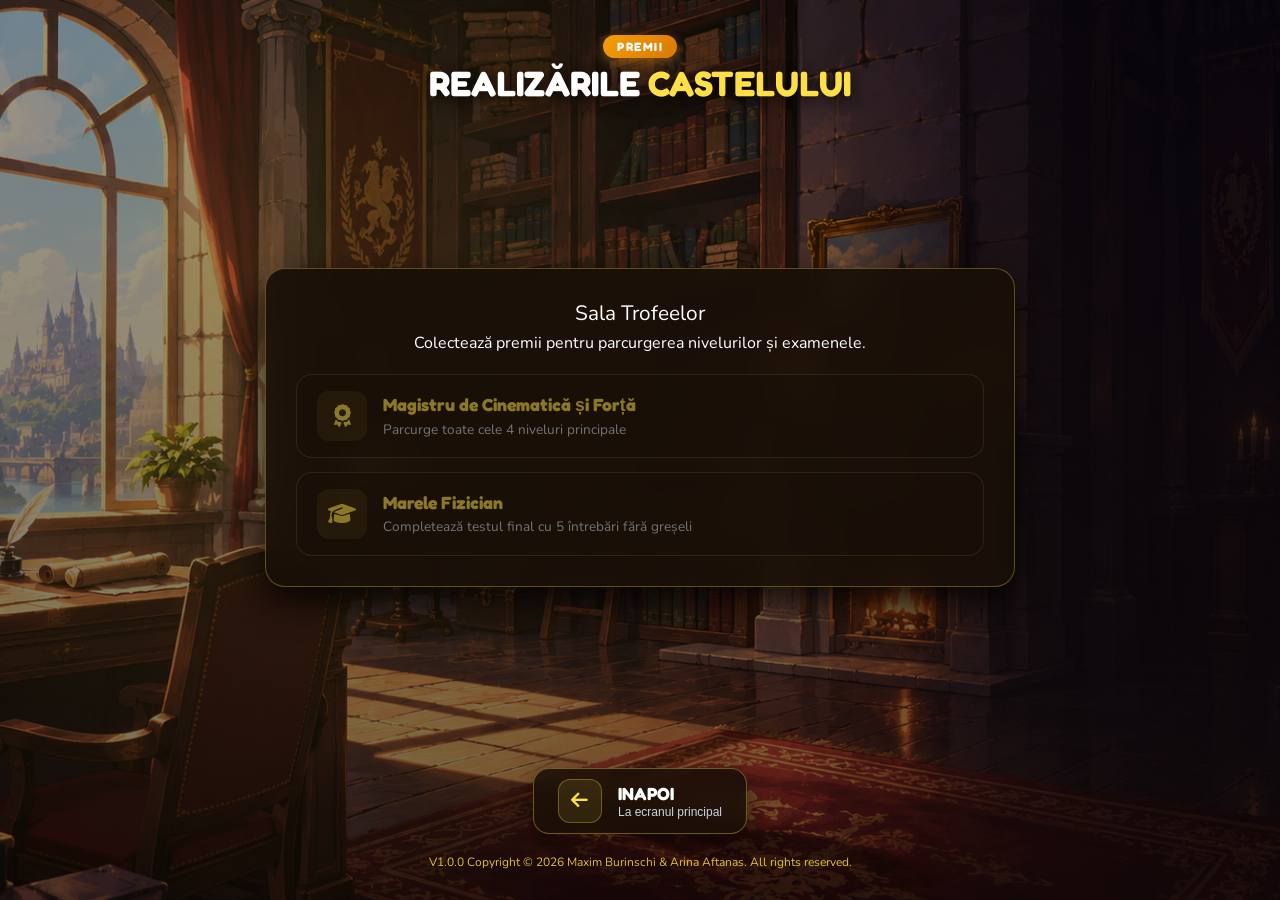
<file: trophies.html>
<!DOCTYPE html>
<html lang="ro">
<head>
  <meta charset="UTF-8">
  <meta name="viewport" content="width=device-width, initial-scale=1.0">
  <title>Newton's Adventure - Realizări</title>
  <link rel="stylesheet" href="style.css">
  <link rel="stylesheet" href="https://cdnjs.cloudflare.com/ajax/libs/font-awesome/6.4.0/css/all.min.css">
  <link href="https://fonts.googleapis.com/css2?family=Fredoka:wght@400;600;700&family=Nunito:wght@700;800;900&display=swap" rel="stylesheet">
  <link rel="icon" type="image/png" href="Красное яблоко с золотым сиянием.png">
  <style>
    .trophies-container {
      width: 100%; max-width: 750px;
      background: rgba(25, 16, 8, 0.93);
      border: 1px solid rgba(253, 224, 71, 0.3);
      border-radius: 20px; padding: 30px;
      margin: auto 0; z-index: 5;
      box-shadow: 0 15px 35px rgba(0, 0, 0, 0.8);
      backdrop-filter: blur(12px); text-align: center;
      max-height: 60vh; overflow-y: auto;
    }
    .trophy-grid { display: flex; flex-direction: column; gap: 14px; margin-top: 20px; }
    .trophy-card {
      background: rgba(25, 16, 8, 0.85);
      border: 1px solid rgba(253, 224, 71, 0.2);
      border-radius: 16px; padding: 16px 20px;
      display: flex; align-items: center; gap: 16px;
      opacity: 0.5; transition: all 0.3s ease; text-align: left;
    }
    .trophy-card.unlocked {
      opacity: 1; border-color: #fde047;
      box-shadow: 0 5px 20px rgba(253, 224, 71, 0.25);
      background: rgba(40, 26, 13, 0.95);
    }
    .trophy-icon {
      width: 50px; height: 50px;
      background: rgba(253, 224, 71, 0.1);
      border-radius: 12px; display: grid; place-items: center;
      color: #fde047; font-size: 1.4rem; flex-shrink: 0;
    }
    .trophy-info h3 {
      font-family: "Fredoka", sans-serif; font-size: 1.1rem;
      color: #fde047; margin-bottom: 4px;
    }
    .trophy-info p { font-size: 0.85rem; color: #cbd5e1; }
  </style>
</head>
<body class="castle-library-theme">

  <div class="library-bg"><div class="sunlight-rays"></div></div>
  <div class="floating-formulas" id="formulasContainer"></div>

  <main class="main-screen">
    <header class="game-logo-container">
      <div class="logo-badge">PREMII</div>
      <h1 class="game-title">
        <span class="word-newton">REALIZĂRILE</span>
        <span class="word-adventure">CASTELULUI</span>
      </h1>
    </header>

    <div class="trophies-container">
      <div class="task-title" style="font-size: 1.3rem; margin-bottom: 5px;">Sala Trofeelor</div>
      <div class="task-desc">Colectează premii pentru parcurgerea nivelurilor și examenele.</div>

      <div class="trophy-grid">
        <!-- 1-е достижение за прохождение всех 4 уровней -->
        <div class="trophy-card locked" id="trophy-chapter_1">
          <div class="trophy-icon"><i class="fa-solid fa-award"></i></div>
          <div class="trophy-info">
            <h3>Magistru de Cinematică și Forță</h3>
            <p>Parcurge toate cele 4 niveluri principale</p>
          </div>
        </div>

        <!-- 2-е достижение за итоговый тест -->
        <div class="trophy-card locked" id="trophy-chapter_2">
          <div class="trophy-icon"><i class="fa-solid fa-graduation-cap"></i></div>
          <div class="trophy-info">
            <h3>Marele Fizician</h3>
            <p>Completează testul final cu 5 întrebări fără greșeli</p>
          </div>
        </div>
      </div>
    </div>

    <div class="wiki-back-container">
      <button class="menu-btn btn-back" onclick="navigateTo('index.html')">
        <div class="btn-icon"><i class="fa-solid fa-arrow-left"></i></div>
        <div class="btn-text">
          <span class="title">INAPOI</span>
          <span class="subtitle">La ecranul principal</span>
        </div>
      </button>
    </div>

    <footer class="game-footer">
      <span>V1.0.0 Copyright © 2026 Maxim Burinschi & Arina Aftanas. All rights reserved.</span>
    </footer>
  </main>

  <script src="main.js"></script>
  <script>
    document.addEventListener("DOMContentLoaded", () => {
      const achievements = JSON.parse(localStorage.getItem('unlockedAchievements') || '[]');
      achievements.forEach(id => {
        const trophyCard = document.getElementById(`trophy-${id}`);
        if (trophyCard) {
          trophyCard.classList.remove('locked');
          trophyCard.classList.add('unlocked');
        }
      });
    });
  </script>
</body>
</html>
</file>
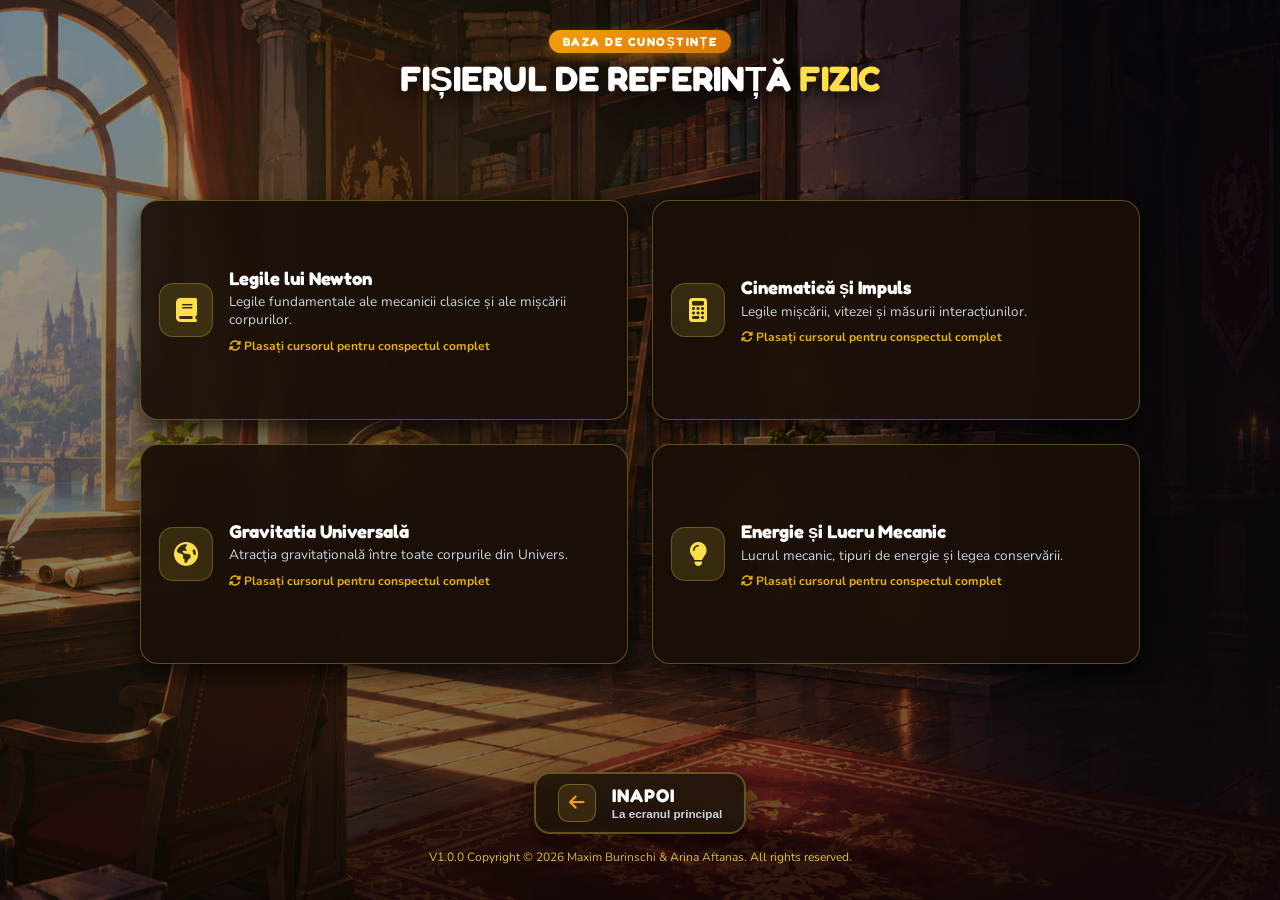
<file: wiki.html>
<!DOCTYPE html>
<html lang="ro">
<head>
  <meta charset="UTF-8">
  <meta name="viewport" content="width=device-width, initial-scale=1.0">
  <title>Newton's Adventure - Fișierul de Referință</title>
  <link rel="stylesheet" href="style.css">
  <link rel="stylesheet" href="wiki.css">
  <link rel="stylesheet" href="https://cdnjs.cloudflare.com/ajax/libs/font-awesome/6.4.0/css/all.min.css">
  <link href="https://fonts.googleapis.com/css2?family=Fredoka:wght@400;600;700&family=Nunito:wght@700;800;900&display=swap" rel="stylesheet">
  <link rel="icon" type="image/png" href="Красное яблоко с золотым сиянием.png">
</head>
<body class="castle-library-theme">

  <div class="library-bg">
    <div class="sunlight-rays"></div>
  </div>

  <div class="floating-formulas" id="formulasContainer"></div>

  <main class="main-screen">
    
    <header class="game-logo-container float-banner">
      <div class="logo-badge">Baza de Cunoștințe</div>
      <h1 class="game-title">
        <span class="word-newton">FIȘIERUL DE REFERINȚĂ</span>
        <span class="word-adventure">FIZIC</span>
      </h1>
      <div class="logo-glow"></div>
    </header>

    <div class="wiki-wrapper">
      <div class="wiki-grid">

        <!-- Карточка 1: Законы Ньютона -->
        <div class="wiki-card">
          <div class="card-inner">
            <div class="card-front">
              <div class="wiki-icon"><i class="fa-solid fa-book"></i></div>
              <div class="wiki-info">
                <h3 class="wiki-title">Legile lui Newton</h3>
                <p class="wiki-desc">Legile fundamentale ale mecanicii clasice și ale mișcării corpurilor.</p>
                <span class="wiki-status"><i class="fa-solid fa-rotate"></i> Plasați cursorul pentru conspectul complet</span>
              </div>
            </div>
            <div class="card-back">
              <div class="wiki-icon" style="background: rgba(245, 158, 11, 0.2); color: #f59e0b;"><i class="fa-solid fa-atom"></i></div>
              <div class="card-back-content">
                <h4 class="card-back-title">Conspect: Legea lui Newton</h4>
                <p class="card-back-desc">
                  • <strong>1-ul lege (Inerție):</strong> Corpul păstrează starea de repaus sau mișcarea rectilinie uniformă, atâta timp cât nu acționează asupra lui alte forțe (v = const).<br>
                  • <strong>2-lea lege (Dinamica):</strong> Accelerația corpului este direct proporțională cu forța rezultantă și invers proporțională cu masa: <strong>F = m * a</strong>.<br>
                  • <strong>3-lea lege (Interacțiune):</strong> Forțele cu care corpurile acționează unul asupra celuilalt sunt egale în modul și opuse în direcție: <strong>F1 = -F2</strong>.
                </p>
              </div>
            </div>
          </div>
        </div>

        <!-- Карточка 2: Кинематика и импульс -->
        <div class="wiki-card">
          <div class="card-inner">
            <div class="card-front">
              <div class="wiki-icon"><i class="fa-solid fa-calculator"></i></div>
              <div class="wiki-info">
                <h3 class="wiki-title">Cinematică și Impuls</h3>
                <p class="wiki-desc">Legile mișcării, vitezei și măsurii interacțiunilor.</p>
                <span class="wiki-status"><i class="fa-solid fa-rotate"></i> Plasați cursorul pentru conspectul complet</span>
              </div>
            </div>
            <div class="card-back">
              <div class="wiki-icon" style="background: rgba(245, 158, 11, 0.2); color: #f59e0b;"><i class="fa-solid fa-bolt"></i></div>
              <div class="card-back-content">
                <h4 class="card-back-title">Conspect: Mișcare și Impuls</h4>
                <p class="card-back-desc">
                  • <strong>Impulsul corpului (p):</strong> Mărimea mișcării, egală cu produsul masei și vitezei: <strong>p = m * v</strong>.<br>
                  • <strong>Legea conservării impulsului:</strong> Într-o sistemă închisă, suma vectorială a impulsurilor corpurilor rămâne constantă.<br>
                  • <strong>Viteză și drum:</strong> Viteza se modifică în funcție de <strong>v = v0 + a * t</strong>, iar drumul parcurs se calculează ca <strong>S = v0*t + (a * t²) / 2</strong>.
                </p>
              </div>
            </div>
          </div>
        </div>

        <!-- Карточка 3: Всемирное тяготение -->
        <div class="wiki-card">
          <div class="card-inner">
            <div class="card-front">
              <div class="wiki-icon"><i class="fa-solid fa-earth-americas"></i></div>
              <div class="wiki-info">
                <h3 class="wiki-title">Gravitatia Universală</h3>
                <p class="wiki-desc">Atracția gravitațională între toate corpurile din Univers.</p>
                <span class="wiki-status"><i class="fa-solid fa-rotate"></i> Plasați cursorul pentru conspectul complet</span>
              </div>
            </div>
            <div class="card-back">
              <div class="wiki-icon" style="background: rgba(245, 158, 11, 0.2); color: #f59e0b;"><i class="fa-solid fa-globe"></i></div>
              <div class="card-back-content">
                <h4 class="card-back-title">Conspect: Legea Gravității Universale</h4>
                <p class="card-back-desc">
                  • <strong>Suma legii:</strong> Orice două corpuri se atrag cu o forță proporțională cu produsul maselor lor și invers proporțională cu pătratul distanței dintre ele.<br>
                  • <strong>Formulă:</strong> <strong>F = G * (m1 * m2) / r²</strong><br>
                  • <strong>Notatii:</strong> <strong>G</strong> — constanta gravitațională; <strong>m1, m2</strong> — masele corpurilor; <strong>r</strong> — distanța dintre centrele de masă ale corpurilor.
                </p>
              </div>
            </div>
          </div>
        </div>

        <!-- Карточка 4: Энергия и работа -->
        <div class="wiki-card">
          <div class="card-inner">
            <div class="card-front">
              <div class="wiki-icon"><i class="fa-solid fa-lightbulb"></i></div>
              <div class="wiki-info">
                <h3 class="wiki-title">Energie și Lucru Mecanic</h3>
                <p class="wiki-desc">Lucrul mecanic, tipuri de energie și legea conservării.</p>
                <span class="wiki-status"><i class="fa-solid fa-rotate"></i> Plasați cursorul pentru conspectul complet</span>
              </div>
            </div>
            <div class="card-back">
              <div class="wiki-icon" style="background: rgba(245, 158, 11, 0.2); color: #f59e0b;"><i class="fa-solid fa-fire"></i></div>
              <div class="card-back-content">
                <h4 class="card-back-title">Conspect: Energie și Lucru Mecanic</h4>
                <p class="card-back-desc">
                  • <strong>Lucrul mecanic (A):</strong> Se efectuează de o forță la deplasarea unui corp: <strong>A = F * S</strong> (se măsoară în Jouli).<br>
                  • <strong>Energia cinetică:</strong> Energie a corpului în mișcare: <strong>Ek = (m * v²) / 2</strong>.<br>
                  • <strong>Energia potențială:</strong> Energie în câmpul forțelor de greutate: <strong>Ep = m * g * h</strong> (unde g ≈ 9.8 m/s²). Energia mecanică totală a sistemului se conservă.
                </p>
              </div>
            </div>
          </div>
        </div>

      </div>
    </div>

    <!-- Кнопка назад в главное меню -->
    <div class="wiki-back-container">
      <button class="menu-btn btn-back" onclick="navigateTo('index.html')">
        <div class="btn-icon"><i class="fa-solid fa-arrow-left"></i></div>
        <div class="btn-text">
          <span class="title">INAPOI</span>
          <span class="subtitle">La ecranul principal</span>
        </div>
      </button>
    </div>

    <div class="bottom-vignette"></div>

    <footer class="game-footer">
      <span>V1.0.0 Copyright © 2026 Maxim Burinschi & Arina Aftanas. All rights reserved.</span>
    </footer>
  </main>

  <script src="main.js"></script>
</body>
</html>
</file>
<file: style.css>
/* ==========================================================================
   ПОЛНЫЕ И ЕДИНЫЕ СТИЛИ ПРОЕКТА (style.css)
   ========================================================================== */
* {
  box-sizing: border-box;
  margin: 0;
  padding: 0;
}

body.castle-library-theme {
  margin: 0;
  padding: 0;
  width: 100vw;
  height: 100vh;
  overflow: hidden;
  font-family: "Nunito", sans-serif;
  background-color: #0f0a06;
  color: #fff;
  display: flex;
  justify-content: center;
  align-items: center;
}

body {
    background-image: url('Солнечная библиотека замка.png');
    background-size: cover;          /* Растягивает фон на весь экран */
    background-position: center;     /* Центрирует изображение */
    background-repeat: no-repeat;    /* Отключает размножение плитки */
    background-attachment: fixed;    /* Фиксирует при прокрутке */
}

/* ==========================================================================
   МЕСТО ДЛЯ КАРТИНКИ ФОНА:
   Положите ваше изображение (например, castle-library.png) в папку с проектом.
   Если картинка лежит в подпапке, укажите путь вот так: url('images/castle-library.png')
   ========================================================================== */
.library-bg {
  position: absolute;
  top: 0;
  left: 0;
  width: 100%;
  height: 100%;
  background: linear-gradient(rgba(15, 10, 6, 0.35), rgba(15, 10, 6, 0.55)), 
              url('Солнечная библиотека замка.png') no-repeat center center;
  background-size: cover;
  z-index: 1;
  filter: brightness(0.9);
}

.sunlight-rays {
  position: absolute;
  top: 0;
  left: 0;
  width: 100%;
  height: 100%;
  background: radial-gradient(circle at 20% 30%, rgba(253, 224, 71, 0.15) 0%, transparent 60%);
  pointer-events: none;
  z-index: 2;
}

/* Контейнер для плавающих формул на фоне */
.floating-formulas {
  position: absolute;
  top: 0;
  left: 0;
  width: 100%;
  height: 100%;
  pointer-events: none;
  overflow: hidden;
  z-index: 3;
}

.formula-item {
  position: absolute;
  bottom: -50px;
  color: rgba(253, 224, 71, 0.25);
  font-family: "Fredoka", sans-serif;
  font-weight: 600;
  user-select: none;
  animation: floatUpAndFade linear infinite;
  white-space: nowrap;
}

@keyframes floatUpAndFade {
  0% {
    transform: translateY(0) scale(0.9);
    opacity: 0;
  }
  15% {
    opacity: 0.35;
  }
  85% {
    opacity: 0.35;
  }
  100% {
    transform: translateY(-105vh) scale(1.1);
    opacity: 0;
  }
}

/* Единая жесткая сетка для всех внутренних экранов */
.main-screen {
  position: relative;
  z-index: 5;
  width: 100%;
  max-width: 1100px;
  height: 100vh;
  display: flex;
  flex-direction: column;
  align-items: center;
  justify-content: space-between;
  padding: 30px 20px 20px 20px;
}

/* Шапка сайта / Заголовки */
.game-logo-container {
  display: flex;
  flex-direction: column;
  align-items: center;
  margin-top: 5px;
  flex-shrink: 0;
}

.logo-badge {
  background: linear-gradient(135deg, #f59e0b, #d97706);
  color: #fff;
  font-family: "Fredoka", sans-serif;
  font-size: 0.75rem;
  font-weight: 700;
  padding: 4px 14px;
  border-radius: 20px;
  text-transform: uppercase;
  letter-spacing: 1.5px;
  margin-bottom: 6px;
  box-shadow: 0 4px 12px rgba(245, 158, 11, 0.4);
}

.game-title {
  font-family: "Fredoka", sans-serif;
  font-size: 2.2rem;
  font-weight: 700;
  text-align: center;
  line-height: 1.1;
  text-shadow: 0 4px 15px rgba(0, 0, 0, 0.8);
}

.word-newton {
  color: #ffffff;
}

.word-adventure {
  color: #fde047;
}

/* Универсальный блок для кнопки «Назад» */
.wiki-back-container {
  width: 100%;
  display: flex;
  justify-content: center;
  flex-shrink: 0;
  margin: 15px 0 10px 0;
}

/* Нижний фиксированный копирайт (в старом минималистичном стиле) */
.game-footer {
  width: 100%;
  text-align: center;
  font-size: 0.75rem;
  color: #fde047;
  opacity: 0.85;
  flex-shrink: 0;
  padding: 10px 0;
  background: transparent;
  border-top: none;
  backdrop-filter: none;
}

/* Универсальные стили кнопок меню */
.menu-btn {
  background: rgba(25, 16, 8, 0.85);
  border: 1px solid rgba(253, 224, 71, 0.35);
  border-radius: 16px;
  padding: 12px 20px;
  display: flex;
  align-items: center;
  gap: 16px;
  cursor: pointer;
  transition: all 0.25s ease;
  box-shadow: 0 8px 20px rgba(0, 0, 0, 0.5);
  backdrop-filter: blur(8px);
  text-decoration: none;
}

.menu-btn:hover {
  transform: translateY(-3px);
  border-color: #fde047;
  background: rgba(40, 26, 13, 0.95);
  box-shadow: 0 12px 25px rgba(253, 224, 71, 0.25);
}

.btn-icon {
  width: 44px;
  height: 44px;
  background: rgba(253, 224, 71, 0.1);
  border: 1px solid rgba(253, 224, 71, 0.3);
  border-radius: 12px;
  display: grid;
  place-items: center;
  color: #fde047;
  font-size: 1.2rem;
}

.btn-text {
  display: flex;
  flex-direction: column;
  text-align: left;
}

.btn-text .title {
  font-family: "Fredoka", sans-serif;
  font-size: 1.1rem;
  font-weight: 700;
  color: #ffffff;
  line-height: 1.2;
}

.btn-text .subtitle {
  font-size: 0.75rem;
  color: #cbd5e1;
}

.btn-back {
  padding: 10px 24px;
}
</file>
<file: index.css>
/* ==========================================================================
   СТИЛИ ДЛЯ ГЛАВНОГО ЭКРАНА (index.html) - Крупный персонаж и резкий срез
   ========================================================================== */
.content-wrapper {
  width: 100%;
  display: flex;
  justify-content: space-between;
  align-items: center;
  margin: auto 0;
}

.left-hero {
  flex: 1;
  display: flex;
  justify-content: center;
  align-items: center;
  position: relative;
}

/* Увеличиваем общую сцену персонажа */
.newton-stage {
  position: relative;
  width: 640px;
  height: 640px;
  display: flex;
  justify-content: center;
  align-items: flex-end;
  margin-bottom: -80px;
}

.hero-glow {
  position: absolute;
  width: 480px;
  height: 480px;
  bottom: 20px;
  background: radial-gradient(
    circle,
    rgba(217, 119, 6, 0.35) 0%,
    rgba(0, 0, 0, 0) 70%
  );
  border-radius: 50%;
  filter: blur(30px);
}

/* Делаем персонажа значительно крупнее */
.newton-character-hd {
  width: 600px;
  height: 600px;
  z-index: 2;
  display: flex;
  justify-content: center;
  align-items: flex-end;
  filter: drop-shadow(0 15px 25px rgba(0, 0, 0, 0.8));
  
  /* Быстрый, резкий градиент прозрачности снизу (интервал от 82% до 94%) */
  -webkit-mask-image: linear-gradient(to bottom, rgba(0,0,0,1) 82%, rgba(0,0,0,0) 94%);
  mask-image: linear-gradient(to bottom, rgba(0,0,0,1) 82%, rgba(0,0,0,0) 94%);
}

.newton-portrait {
  width: 100%;
  height: 100%;
  object-fit: contain;
  object-position: bottom center;
}

/* Масштабируем и позиционируем яблоко точно над увеличенной рукой */
.floating-apple-container {
  position: absolute;
  bottom: 265px;
  right: 140px;
  z-index: 3;
  animation: appleLevitate 3s ease-in-out infinite alternate;
}

@keyframes appleLevitate {
  0% { transform: translateY(0px) scale(1); }
  100% { transform: translateY(-16px) scale(1.08); }
}

.levitating-apple-img {
  width: 110px;
  height: 110px;
  display: flex;
  justify-content: center;
  align-items: center;
  filter: drop-shadow(0 0 20px rgba(239, 68, 68, 0.95));
}

.levitating-apple-img img {
  width: 100%;
  height: 100%;
  object-fit: contain;
}

.right-menu {
  flex: 1;
  max-width: 420px;
  display: flex;
  justify-content: center;
}

.menu-navigation {
  width: 100%;
  display: flex;
  flex-direction: column;
  gap: 16px;
}

.menu-btn {
  position: relative;
  background: rgba(30, 20, 10, 0.75);
  border: 2px solid rgba(253, 224, 71, 0.15);
  backdrop-filter: blur(12px);
  padding: 14px 24px;
  border-radius: 16px;
  display: flex;
  align-items: center;
  gap: 20px;
  cursor: pointer;
  overflow: hidden;
  transition: all 0.3s cubic-bezier(0.34, 1.56, 0.64, 1);
  box-shadow: 0 8px 20px rgba(0, 0, 0, 0.5);
}

.btn-icon {
  width: 48px;
  height: 48px;
  border-radius: 12px;
  background: rgba(255, 255, 255, 0.05);
  display: flex;
  justify-content: center;
  align-items: center;
  font-size: 1.4rem;
  color: #f59e0b;
  transition: all 0.3s ease;
}

.btn-text {
  display: flex;
  flex-direction: column;
  align-items: flex-start;
}

.btn-text .title {
  font-family: "Fredoka", sans-serif;
  font-size: 1.4rem;
  color: #ffffff;
  letter-spacing: 1px;
}

.btn-text .subtitle {
  font-size: 0.8rem;
  color: #cbd5e1;
  font-weight: 600;
}

.btn-glow {
  position: absolute;
  inset: 0;
  background: radial-gradient(
    circle at var(--mouse-x, 50%) var(--mouse-y, 50%),
    rgba(255, 255, 255, 0.15) 0%,
    transparent 80%
  );
  opacity: 0;
  transition: opacity 0.3s ease;
}

.btn-play:hover {
  border-color: #22c55e;
  transform: translateX(10px) scale(1.02);
  box-shadow: 0 10px 25px rgba(34, 197, 94, 0.4);
}
.btn-play:hover .btn-icon { background: #22c55e; color: #fff; }

.btn-trophies:hover {
  border-color: #eab308;
  transform: translateX(10px) scale(1.02);
  box-shadow: 0 10px 25px rgba(234, 179, 8, 0.4);
}
.btn-trophies:hover .btn-icon { background: #eab308; color: #fff; }

.btn-encyclopedia:hover {
  border-color: #a855f7;
  transform: translateX(10px) scale(1.02);
  box-shadow: 0 10px 25px rgba(168, 85, 247, 0.4);
}
.btn-encyclopedia:hover .btn-icon { background: #a855f7; color: #fff; }

.btn-settings:hover {
  border-color: #3b82f6;
  transform: translateX(10px) scale(1.02);
  box-shadow: 0 10px 25px rgba(59, 130, 246, 0.4);
}
.btn-settings:hover .btn-icon { background: #3b82f6; color: #fff; }

.menu-btn:hover .btn-glow { opacity: 1; }
.menu-btn:active { transform: translateX(5px) scale(0.98); }

@media (max-width: 900px) {
  .content-wrapper { flex-direction: column; gap: 20px; }
  .game-title { font-size: 2.8rem; }
  .right-menu { width: 100%; }
}
</file>
<file: levels.css>
/* ==========================================================================
   СТИЛИ КАРТЫ УРОВНЕЙ (levels.css)
   ========================================================================== */

.levels-grid-container {
  width: 100%;
  max-width: 800px;
  max-height: 60vh;
  overflow-y: auto;
  margin: auto 0;
  z-index: 5;
  padding: 5px;
}

.levels-grid {
  display: grid;
  grid-template-columns: repeat(2, 1fr);
  gap: 16px;
}

.level-card {
  background: rgba(25, 16, 8, 0.88);
  border: 1px solid rgba(253, 224, 71, 0.25);
  border-radius: 18px;
  padding: 18px 20px;
  display: flex;
  align-items: center;
  gap: 16px;
  cursor: pointer;
  transition: all 0.3s ease;
  box-shadow: 0 10px 25px rgba(0, 0, 0, 0.6);
  backdrop-filter: blur(10px);
  position: relative;
  overflow: hidden;
}

/* Открытый уровень */
.level-card.unlocked {
  border-color: rgba(253, 224, 71, 0.6);
}

.level-card.unlocked:hover {
  transform: translateY(-4px);
  border-color: #fde047;
  box-shadow: 0 15px 30px rgba(253, 224, 71, 0.25);
  background: rgba(40, 26, 13, 0.95);
}

.level-card.unlocked .level-number {
  background: linear-gradient(135deg, #f59e0b, #d97706);
  color: #fff;
  border: 1px solid rgba(253, 224, 71, 0.5);
  box-shadow: 0 4px 15px rgba(245, 158, 11, 0.4);
}

.level-card.unlocked .level-status {
  color: #fde047;
  font-size: 1.2rem;
}

/* Заблокированный уровень */
.level-card.locked {
  opacity: 0.55;
  cursor: not-allowed;
  border-color: rgba(255, 255, 255, 0.08);
}

.level-card.locked:hover {
  transform: none;
}

.level-card.locked .level-number {
  background: rgba(255, 255, 255, 0.05);
  color: #94a3b8;
  border: 1px solid rgba(255, 255, 255, 0.1);
  box-shadow: none;
}

/* Общие стили элементов карточки */
.level-number {
  width: 48px;
  height: 48px;
  min-width: 48px;
  border-radius: 14px;
  display: grid;
  place-items: center;
  font-family: "Fredoka", sans-serif;
  font-size: 1.3rem;
  font-weight: 700;
}

.level-info {
  flex: 1;
}

.level-info h3 {
  font-family: "Fredoka", sans-serif;
  font-size: 1.1rem;
  color: #fde047;
  margin: 0 0 3px 0;
}

.level-info p {
  font-size: 0.8rem;
  color: #cbd5e1;
  margin: 0;
  line-height: 1.3;
}

.level-arrow {
  color: #fde047;
  font-size: 0.9rem;
  opacity: 0.8;
  transition: transform 0.2s;
}

.level-card.unlocked:hover .level-arrow {
  transform: translateX(3px);
}

.level-card.locked .level-arrow {
  display: none;
}

/* Комфортный отступ для кнопки назад от копирайта */
.wiki-back-container {
  width: 100%;
  display: flex;
  justify-content: center;
  z-index: 10;
  margin: 20px 0 10px 0;
}

/* Адаптивность для мобильных */
@media (max-width: 768px) {
  .levels-grid {
    grid-template-columns: 1fr;
  }
  .levels-grid-container {
    max-height: 52vh;
  }
}

/* Растягиваем 5-ю карточку (экзамен) на всю ширину сетки (по центру) */
.levels-grid .level-card:nth-child(5) {
  grid-column: span 2;
  max-width: 100%;
}

/* На мобильных устройствах, где сетка становится в 1 колонку, возвращаем обычный размер */
@media (max-width: 768px) {
  .levels-grid .level-card:nth-child(5) {
    grid-column: span 1;
  }
}
</file>
<file: wiki.css>
/* ==========================================================================
   ПОЛНЫЙ ФАЙЛ СТИЛЕЙ ДЛЯ СПРАВОЧНИКА (wiki.css)
   ========================================================================== */

.main-screen {
  display: flex;
  flex-direction: column;
  justify-content: space-between;
  align-items: center;
  height: 100vh;
  padding: 25px 20px;
  box-sizing: border-box;
}

/* Контейнер сетки справочника */
.wiki-wrapper {
  width: 100%;
  max-width: 1000px;
  margin: auto 0;
  z-index: 5;
}

.wiki-grid {
  display: grid;
  grid-template-columns: repeat(2, 1fr);
  gap: 24px;
  width: 100%;
}

/* Увеличенные 3D-карточки без скроллов (высота 220px) */
.wiki-card {
  background: transparent !important;
  border: none !important;
  box-shadow: none !important;
  perspective: 1000px;
  height: 220px;
  width: 100%;
}

.card-inner {
  position: relative;
  width: 100%;
  height: 100%;
  text-align: left;
  transition: transform 0.6s cubic-bezier(0.4, 0.2, 0.2, 1);
  transform-style: preserve-3d;
}

.wiki-card:hover .card-inner {
  transform: rotateY(180deg);
}

.card-front, .card-back {
  position: absolute;
  top: 0;
  left: 0;
  width: 100%;
  height: 100%;
  backface-visibility: hidden;
  -webkit-backface-visibility: hidden;
  border-radius: 18px;
  display: flex;
  align-items: center;
  padding: 14px 18px;
  gap: 16px;
  box-sizing: border-box;
  backdrop-filter: blur(12px);
}

/* Лицевая сторона */
.card-front {
  background: rgba(25, 16, 8, 0.93);
  border: 1px solid rgba(253, 224, 71, 0.3);
  box-shadow: 0 10px 25px rgba(0, 0, 0, 0.75);
  z-index: 2;
}

/* Тыльная сторона с формулами и полным отсутствием скролла */
.card-back {
  background: rgba(40, 22, 10, 0.98);
  color: #fff;
  transform: rotateY(180deg);
  z-index: 1;
  border: 1px solid #f59e0b;
  box-shadow: 0 12px 30px rgba(245, 158, 11, 0.35);
  align-items: flex-start;
  overflow: hidden;
}

.wiki-icon {
  width: 54px;
  height: 54px;
  min-width: 54px;
  border-radius: 14px;
  background: rgba(253, 224, 71, 0.12);
  display: flex;
  justify-content: center;
  align-items: center;
  font-size: 1.5rem;
  color: #fde047;
  border: 1px solid rgba(253, 224, 71, 0.25);
}

.wiki-info, .card-back-content {
  display: flex;
  flex-direction: column;
  gap: 4px;
  width: 100%;
}

.wiki-title {
  font-family: "Fredoka", sans-serif;
  font-size: 1.15rem;
  color: #ffffff;
  margin: 0;
}

.card-back-title {
  font-family: "Fredoka", sans-serif;
  font-size: 1rem;
  color: #fde047;
  margin: 0 0 2px 0;
  border-bottom: 1px solid rgba(253, 224, 71, 0.2);
  padding-bottom: 2px;
}

.wiki-desc {
  font-size: 0.85rem;
  color: #cbd5e1;
  line-height: 1.35;
  margin: 0;
}

/* Текст на обороте карточки (без знаков доллара) */
.card-back-desc {
  font-size: 0.72rem;
  color: #e2e8f0;
  line-height: 1.3;
  margin: 0;
}

.card-back-desc strong {
  color: #fde047;
}

.wiki-status {
  font-size: 0.75rem;
  font-weight: 700;
  color: #eab308;
  margin-top: 4px;
}

/* Кнопка "Назад" внизу справочника */
.wiki-back-container {
  width: 100%;
  display: flex;
  justify-content: center;
  z-index: 10;
  margin: 5px 0;
}

.wiki-back-container .menu-btn {
  position: relative;
  background: rgba(30, 20, 10, 0.85);
  border: 2px solid rgba(253, 224, 71, 0.3);
  backdrop-filter: blur(12px);
  padding: 10px 22px;
  border-radius: 16px;
  display: flex;
  align-items: center;
  gap: 16px;
  cursor: pointer;
  text-decoration: none;
  box-shadow: 0 8px 20px rgba(0, 0, 0, 0.6);
  transition: all 0.3s ease;
}

.wiki-back-container .menu-btn:hover {
  border-color: #f59e0b;
  transform: translateY(-2px);
  box-shadow: 0 10px 25px rgba(245, 158, 11, 0.4);
}

.wiki-back-container .btn-icon {
  width: 38px;
  height: 38px;
  border-radius: 10px;
  background: rgba(253, 224, 71, 0.1);
  display: flex;
  justify-content: center;
  align-items: center;
  font-size: 1.1rem;
  color: #f59e0b;
}

.wiki-back-container .btn-text {
  display: flex;
  flex-direction: column;
  align-items: flex-start;
}

.wiki-back-container .btn-text .title {
  font-family: "Fredoka", sans-serif;
  font-size: 1.15rem;
  color: #ffffff;
  letter-spacing: 1px;
  line-height: 1;
}

.wiki-back-container .btn-text .subtitle {
  font-size: 0.73rem;
  color: #cbd5e1;
  font-weight: 600;
  margin-top: 2px;
}

@media (max-width: 900px) {
  .wiki-grid {
    grid-template-columns: 1fr;
  }
}
</file>
